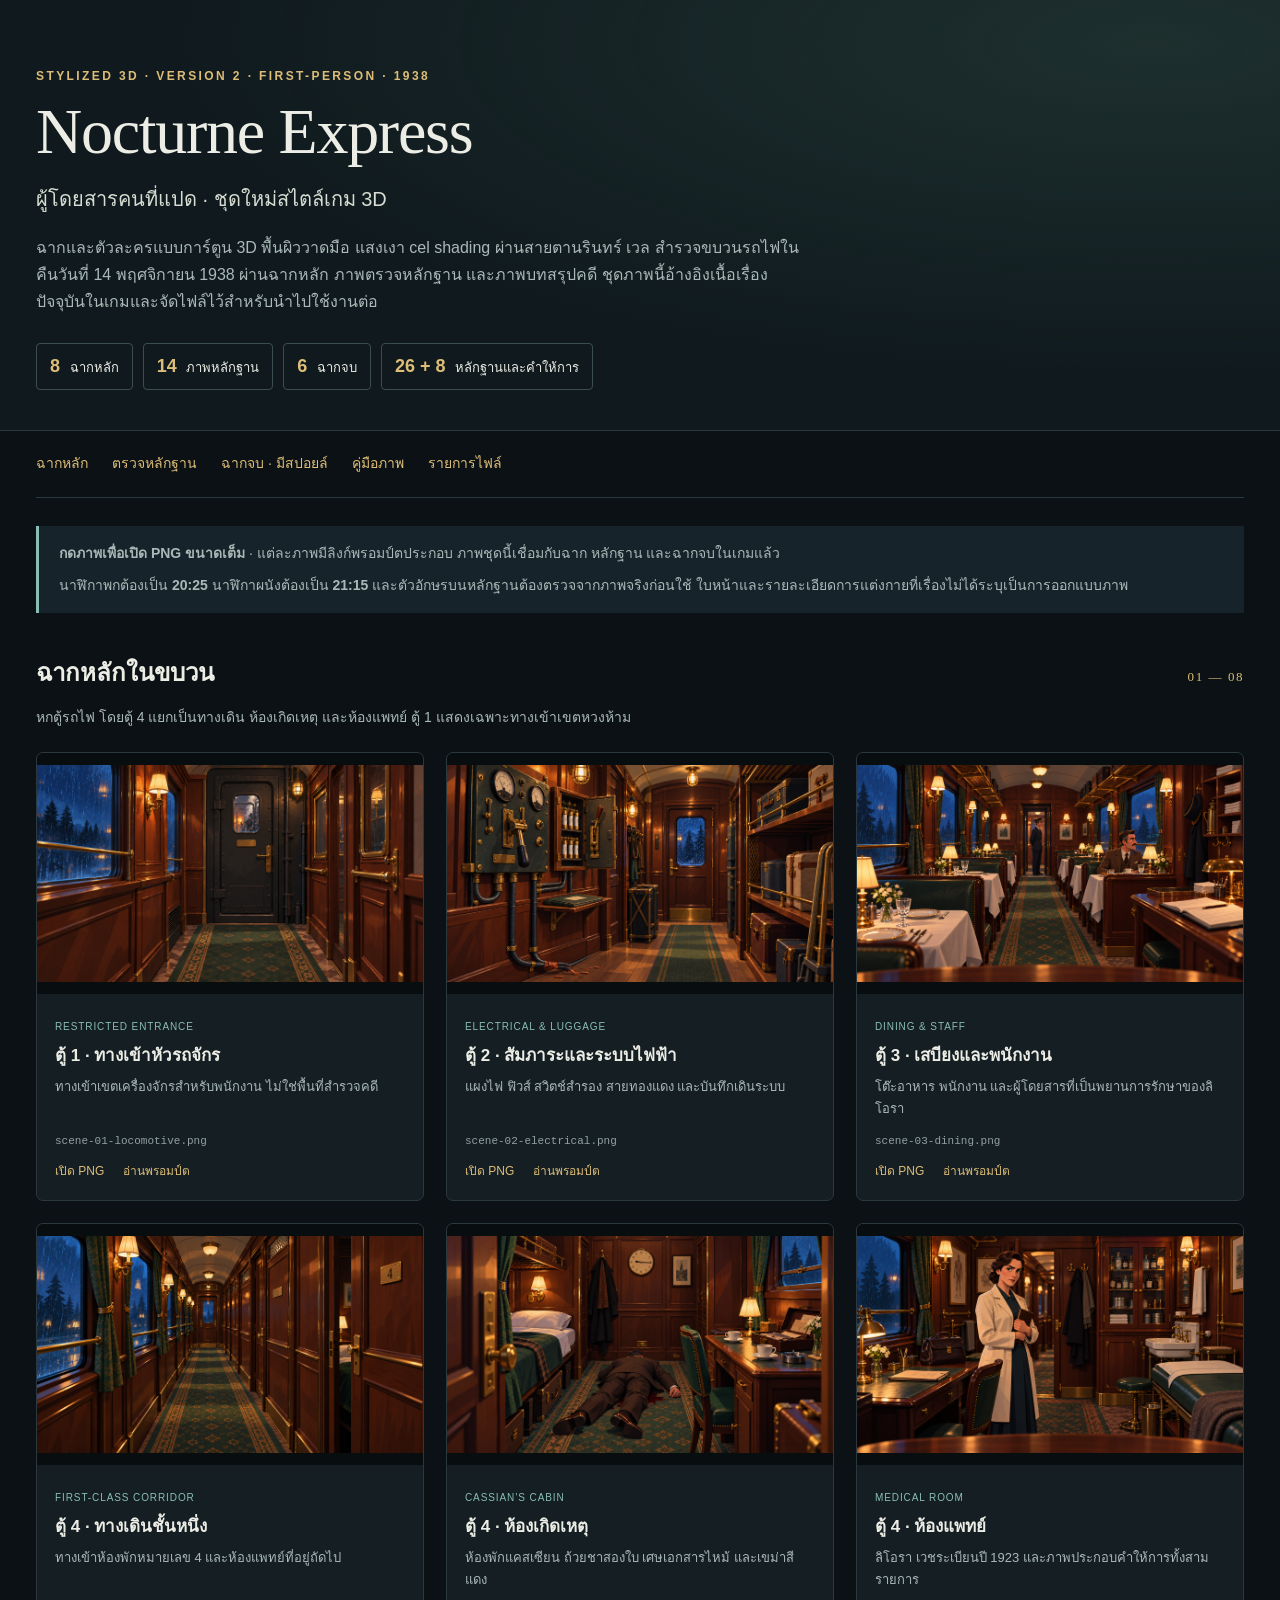
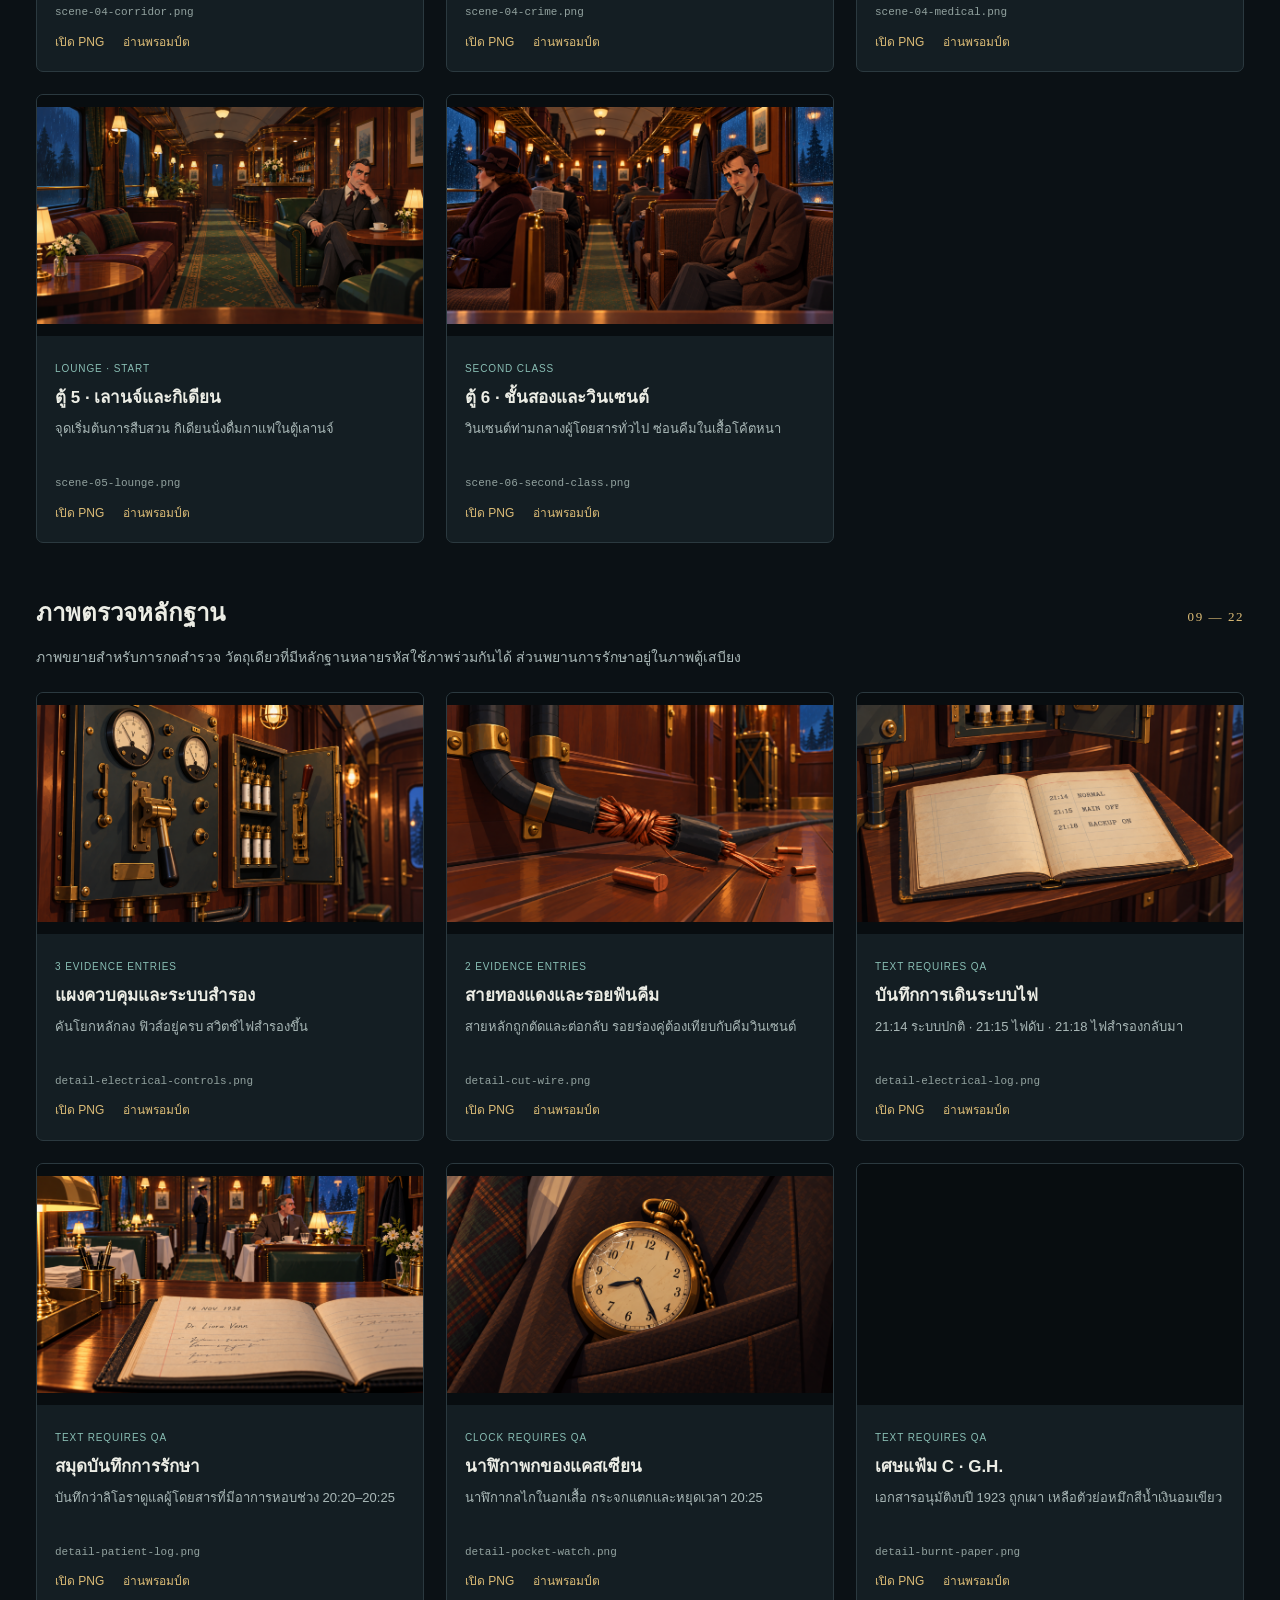
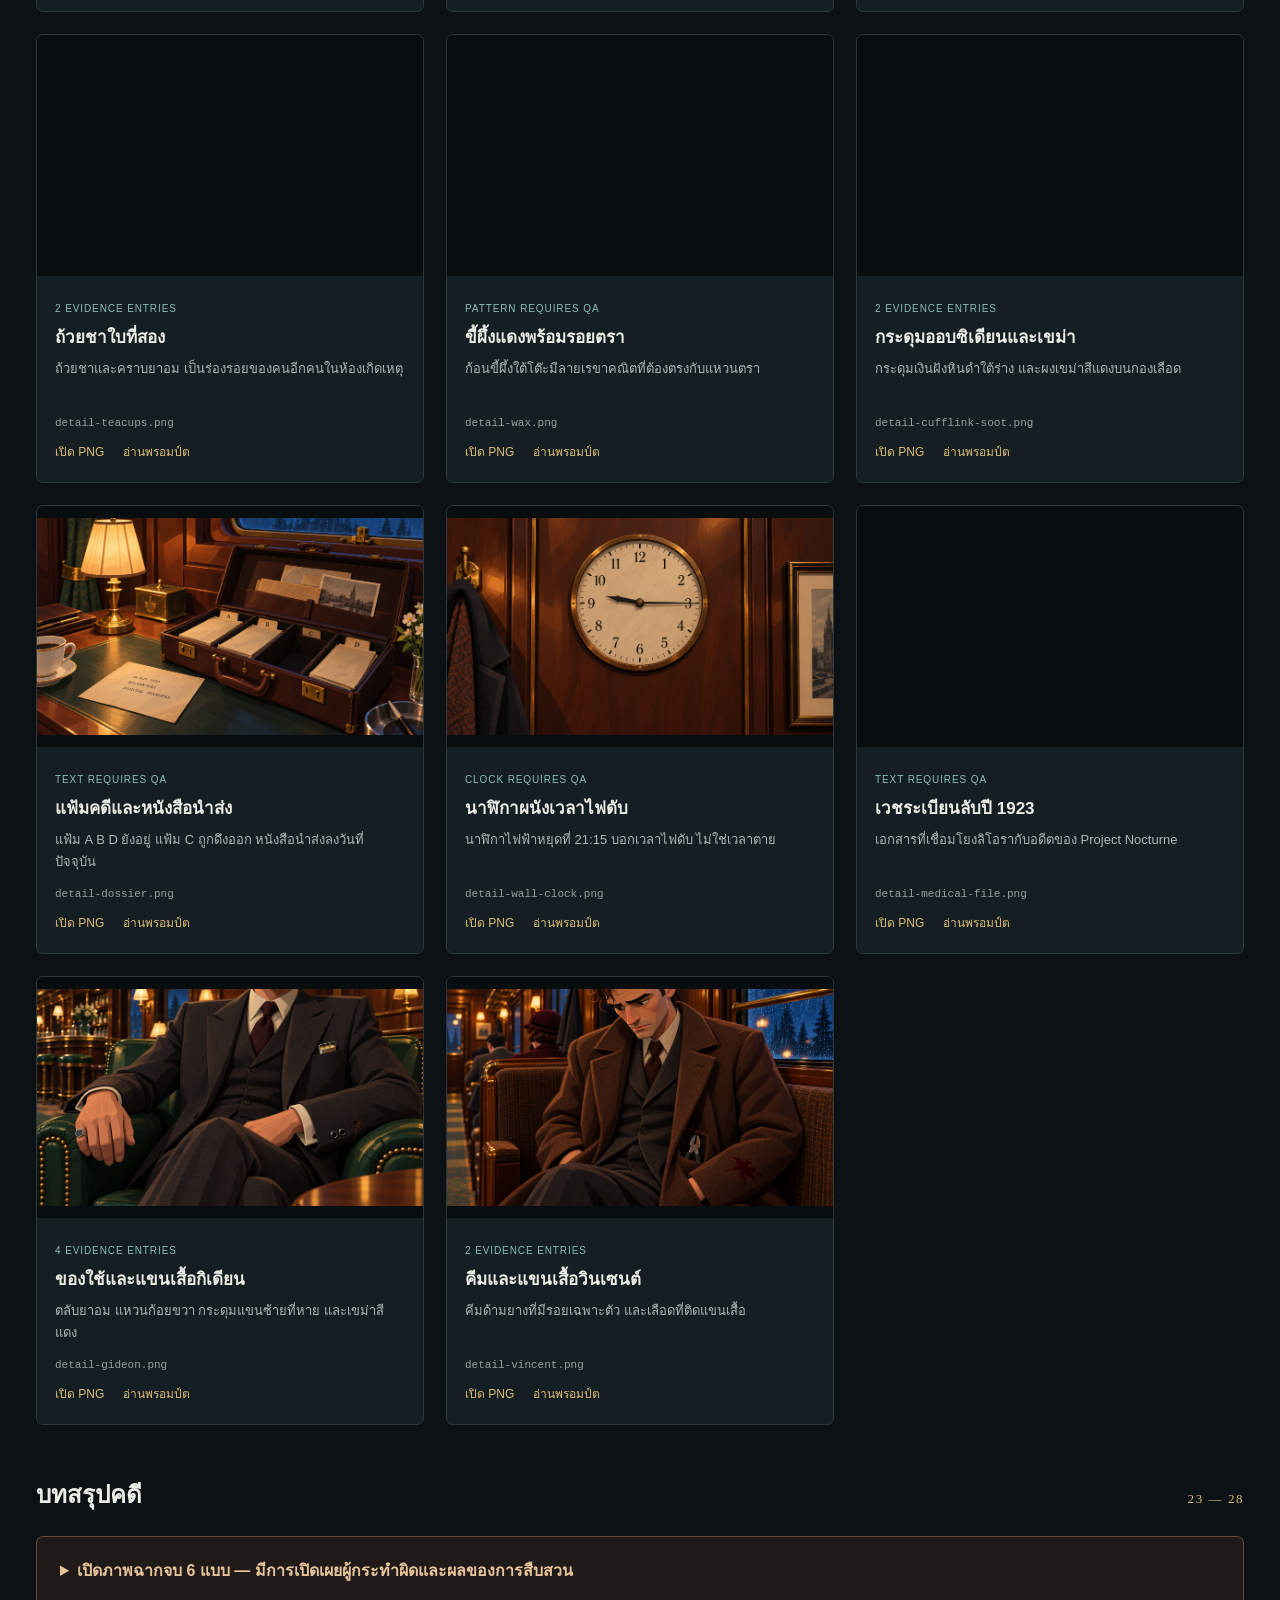
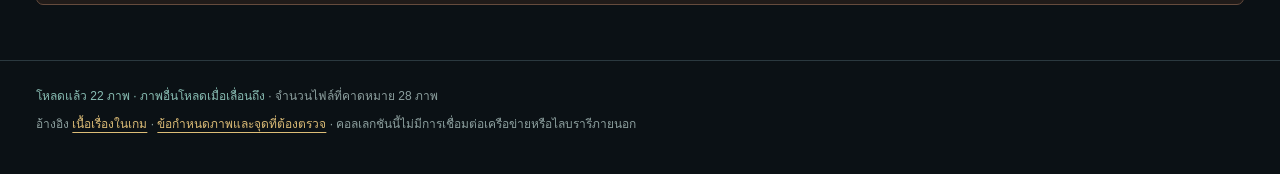
<file: assets/nocturne-stylized-v2/index.html>
<!doctype html>
<html lang="th">
<head>
  <meta charset="utf-8">
  <meta name="viewport" content="width=device-width, initial-scale=1">
  <meta name="color-scheme" content="dark">
  <title>Nocturne Express · Stylized 3D v2</title>
  <style>
    :root{--bg:#0b1115;--panel:#141e23;--line:#2b393f;--ink:#ecede5;--muted:#aab9b8;--gold:#ddbd77;--teal:#89beb4;--red:#da9b8c}
    *{box-sizing:border-box}html{scroll-behavior:smooth}body{margin:0;background:var(--bg);color:var(--ink);font:16px/1.7 "Leelawadee UI","Tahoma",sans-serif}
    a{color:var(--gold);text-underline-offset:4px}a:hover{color:#ffe5ab}a:focus-visible,summary:focus-visible{outline:3px solid var(--teal);outline-offset:5px;border-radius:3px}
    .wrap{max-width:1440px;margin:auto;padding:0 36px}header{padding:66px 0 40px;border-bottom:1px solid var(--line);background:radial-gradient(ellipse at 90% 10%,#29423c88,transparent 60%),#101a1e}
    .eyebrow{margin:0 0 12px;color:var(--gold);letter-spacing:.2em;font-size:12px;font-weight:700;text-transform:uppercase}h1{font-family:Georgia,"Leelawadee UI",serif;font-size:clamp(36px,5vw,68px);line-height:1.07;letter-spacing:-.02em;margin:0 0 15px;font-weight:400}
    .subtitle{font-size:20px;margin:0 0 18px;color:#d7ddd3}.intro{max-width:780px;color:var(--muted);margin:0}.stats{display:flex;flex-wrap:wrap;gap:10px;margin:28px 0 0}.stat{border:1px solid #3a4d50;border-radius:4px;padding:7px 13px;font-size:13px;background:#101a1e99}.stat b{color:var(--gold);font-size:18px;margin-right:6px}
    nav{display:flex;gap:24px;flex-wrap:wrap;padding:21px 0;border-bottom:1px solid var(--line)}nav a{text-decoration:none;font-size:14px}.guide{margin:28px 0 0;background:#16232a;border-left:3px solid var(--teal);padding:16px 20px;color:var(--muted);font-size:14px}.guide p{margin:0}.guide p+p{margin-top:8px}
    section{padding:40px 0 10px;scroll-margin-top:20px}.section-head{display:flex;align-items:baseline;gap:18px;justify-content:space-between;margin-bottom:20px}.section-head h2{margin:0;font-size:24px;font-weight:600}.section-head .count{color:var(--gold);font:13px Georgia,serif;letter-spacing:.12em}.section-desc{color:var(--muted);margin:-8px 0 22px;font-size:14px}
    .grid{display:grid;grid-template-columns:repeat(3,minmax(0,1fr));gap:22px}.card{margin:0;min-width:0;overflow:hidden;background:var(--panel);border:1px solid var(--line);border-radius:7px}.image-link{position:relative;display:block;aspect-ratio:16/10;background:#080d10;overflow:hidden}.image-link img{display:block;width:100%;height:100%;object-fit:contain;transition:transform .2s ease}.image-link:hover img{transform:scale(1.025)}
    .missing{display:none;position:absolute;inset:0;align-items:center;justify-content:center;flex-direction:column;padding:25px;text-align:center;color:var(--muted);font-size:14px}.missing small{margin-top:8px;font:11px/1.5 monospace;color:#8f9ea3;word-break:break-word}.image-link.unavailable img{visibility:hidden}.image-link.unavailable .missing{display:flex}.card figcaption{padding:17px 18px 19px}.tag{font-size:10px;color:var(--teal);letter-spacing:.09em;text-transform:uppercase}.tag.noncanon{color:var(--red)}.card h3{margin:5px 0 7px;font-size:17px;line-height:1.5;font-weight:600}.card p{margin:0;min-height:3.4em;font-size:13px;color:var(--muted)}.card code{display:block;margin:13px 0 11px;white-space:normal;overflow-wrap:anywhere;color:#92a29f;font:11px/1.5 Consolas,monospace}.links{display:flex;gap:19px;font-size:12px}.links a{text-decoration:none}
    .ending-box{border:1px solid #654b3d;border-radius:7px;padding:0 23px;background:#201b19}.ending-box summary{padding:20px 0;cursor:pointer;color:#e8c49c;font-weight:600}.ending-box[open] summary{border-bottom:1px solid #493a30;margin-bottom:22px}.ending-box .grid{padding-bottom:24px}.ending-box .card{background:#191e20}.ending-note{font-size:13px;color:var(--muted);margin:0 0 22px}
    footer{margin-top:45px;padding:25px 0 40px;border-top:1px solid var(--line);color:#8da09f;font-size:12px}footer p{margin:0}footer p+p{margin-top:8px}.status{color:var(--teal)}noscript p{padding:25px;border:1px solid var(--line);color:var(--gold)}
    @media(min-width:1350px){#details .grid{grid-template-columns:repeat(4,minmax(0,1fr))}}
    @media(max-width:980px){.grid{grid-template-columns:repeat(2,minmax(0,1fr))}.wrap{padding:0 25px}}
    @media(max-width:600px){.wrap{padding:0 17px}header{padding-top:39px}.subtitle{font-size:17px}.grid{grid-template-columns:1fr;gap:18px}nav{gap:15px 21px}.section-head h2{font-size:21px}.ending-box{padding:0 13px}.card p{min-height:0}.stat{padding:5px 10px}.image-link{aspect-ratio:16/10}}
    @media(prefers-reduced-motion:reduce){html{scroll-behavior:auto}.image-link img{transition:none}.image-link:hover img{transform:none}}
  </style>
</head>
<body>
  <header>
    <div class="wrap">
      <p class="eyebrow">Stylized 3D · Version 2 · First-person · 1938</p>
      <h1>Nocturne Express</h1>
      <p class="subtitle">ผู้โดยสารคนที่แปด · ชุดใหม่สไตล์เกม 3D</p>
      <p class="intro">ฉากและตัวละครแบบการ์ตูน 3D พื้นผิววาดมือ แสงเงา cel shading ผ่านสายตานรินทร์ เวล สำรวจขบวนรถไฟในคืนวันที่ 14 พฤศจิกายน 1938 ผ่านฉากหลัก ภาพตรวจหลักฐาน และภาพบทสรุปคดี ชุดภาพนี้อ้างอิงเนื้อเรื่องปัจจุบันในเกมและจัดไฟล์ไว้สำหรับนำไปใช้งานต่อ</p>
      <div class="stats" aria-label="จำนวนภาพและหลักฐาน">
        <span class="stat"><b>8</b> ฉากหลัก</span>
        <span class="stat"><b>14</b> ภาพหลักฐาน</span>
        <span class="stat"><b>6</b> ฉากจบ</span>
        <span class="stat"><b>26 + 8</b> หลักฐานและคำให้การ</span>
      </div>
    </div>
  </header>
  <main class="wrap">
    <nav aria-label="หมวดภาพ">
      <a href="#scenes">ฉากหลัก</a><a href="#details">ตรวจหลักฐาน</a><a href="#endings">ฉากจบ · มีสปอยล์</a><a href="README-th.md">คู่มือภาพ</a><a href="catalog.json">รายการไฟล์</a>
    </nav>
    <aside class="guide">
      <p><strong>กดภาพเพื่อเปิด PNG ขนาดเต็ม</strong> · แต่ละภาพมีลิงก์พรอมป์ตประกอบ ภาพชุดนี้เชื่อมกับฉาก หลักฐาน และฉากจบในเกมแล้ว</p>
      <p>นาฬิกาพกต้องเป็น <strong>20:25</strong> นาฬิกาผนังต้องเป็น <strong>21:15</strong> และตัวอักษรบนหลักฐานต้องตรวจจากภาพจริงก่อนใช้ ใบหน้าและรายละเอียดการแต่งกายที่เรื่องไม่ได้ระบุเป็นการออกแบบภาพ</p>
    </aside>
    <section id="scenes" aria-labelledby="scenes-title">
      <div class="section-head"><h2 id="scenes-title">ฉากหลักในขบวน</h2><span class="count">01 — 08</span></div>
      <p class="section-desc">หกตู้รถไฟ โดยตู้ 4 แยกเป็นทางเดิน ห้องเกิดเหตุ และห้องแพทย์ ตู้ 1 แสดงเฉพาะทางเข้าเขตหวงห้าม</p>
      <div class="grid" id="scene-grid"></div>
    </section>
    <section id="details" aria-labelledby="details-title">
      <div class="section-head"><h2 id="details-title">ภาพตรวจหลักฐาน</h2><span class="count">09 — 22</span></div>
      <p class="section-desc">ภาพขยายสำหรับการกดสำรวจ วัตถุเดียวที่มีหลักฐานหลายรหัสใช้ภาพร่วมกันได้ ส่วนพยานการรักษาอยู่ในภาพตู้เสบียง</p>
      <div class="grid" id="detail-grid"></div>
    </section>
    <section id="endings" aria-labelledby="endings-title">
      <div class="section-head"><h2 id="endings-title">บทสรุปคดี</h2><span class="count">23 — 28</span></div>
      <details class="ending-box">
        <summary>เปิดภาพฉากจบ 6 แบบ — มีการเปิดเผยผู้กระทำผิดและผลของการสืบสวน</summary>
        <p class="ending-note">ยึดฉากจบใน data/story.json ปัจจุบัน “คำกล่าวหาที่พิสูจน์ไม่ได้” และ “ถึงปลายทาง” เป็นฉากรองรับกรณีพิเศษ/หมดเวลาในเอนจิน ซึ่งข้อมูลระบุ canon: false</p>
        <div class="grid" id="ending-grid"></div>
      </details>
    </section>
    <noscript><p>แกลเลอรีใช้ JavaScript ภายในไฟล์นี้เพื่อแสดงรายการภาพ หากปิด JavaScript สามารถเปิดชื่อไฟล์ภาพจาก <a href="README-th.md">คู่มือภาพ</a> หรือ <a href="catalog.json">รายการไฟล์</a> ได้</p></noscript>
  </main>
  <footer><div class="wrap">
    <p><span id="image-status" class="status">ภาพจะโหลดเมื่อเลื่อนถึงแต่ละหมวด</span> · จำนวนไฟล์ที่คาดหมาย 28 ภาพ</p>
    <p>อ้างอิง <a href="../../data/story.json">เนื้อเรื่องในเกม</a> · <a href="README-th.md">ข้อกำหนดภาพและจุดที่ต้องตรวจ</a> · คอลเลกชันนี้ไม่มีการเชื่อมต่อเครือข่ายหรือไลบรารีภายนอก</p>
  </div></footer>
  <script>
    const entries = [
      ['scene','scene-01-locomotive','ตู้ 1 · ทางเข้าหัวรถจักร','ทางเข้าเขตเครื่องจักรสำหรับพนักงาน ไม่ใช่พื้นที่สำรวจคดี','Restricted entrance'],
      ['scene','scene-02-electrical','ตู้ 2 · สัมภาระและระบบไฟฟ้า','แผงไฟ ฟิวส์ สวิตช์สำรอง สายทองแดง และบันทึกเดินระบบ','Electrical & luggage'],
      ['scene','scene-03-dining','ตู้ 3 · เสบียงและพนักงาน','โต๊ะอาหาร พนักงาน และผู้โดยสารที่เป็นพยานการรักษาของลิโอรา','Dining & staff'],
      ['scene','scene-04-corridor','ตู้ 4 · ทางเดินชั้นหนึ่ง','ทางเข้าห้องพักหมายเลข 4 และห้องแพทย์ที่อยู่ถัดไป','First-class corridor'],
      ['scene','scene-04-crime','ตู้ 4 · ห้องเกิดเหตุ','ห้องพักแคสเซียน ถ้วยชาสองใบ เศษเอกสารไหม้ และเขม่าสีแดง','Cassian’s cabin'],
      ['scene','scene-04-medical','ตู้ 4 · ห้องแพทย์','ลิโอรา เวชระเบียนปี 1923 และภาพประกอบคำให้การทั้งสามรายการ','Medical room'],
      ['scene','scene-05-lounge','ตู้ 5 · เลานจ์และกิเดียน','จุดเริ่มต้นการสืบสวน กิเดียนนั่งดื่มกาแฟในตู้เลานจ์','Lounge · Start'],
      ['scene','scene-06-second-class','ตู้ 6 · ชั้นสองและวินเซนต์','วินเซนต์ท่ามกลางผู้โดยสารทั่วไป ซ่อนคีมในเสื้อโค้ตหนา','Second class'],
      ['detail','detail-electrical-controls','แผงควบคุมและระบบสำรอง','คันโยกหลักลง ฟิวส์อยู่ครบ สวิตช์ไฟสำรองขึ้น','3 evidence entries'],
      ['detail','detail-cut-wire','สายทองแดงและรอยฟันคีม','สายหลักถูกตัดและต่อกลับ รอยร่องคู่ต้องเทียบกับคีมวินเซนต์','2 evidence entries'],
      ['detail','detail-electrical-log','บันทึกการเดินระบบไฟ','21:14 ระบบปกติ · 21:15 ไฟดับ · 21:18 ไฟสำรองกลับมา','Text requires QA'],
      ['detail','detail-patient-log','สมุดบันทึกการรักษา','บันทึกว่าลิโอราดูแลผู้โดยสารที่มีอาการหอบช่วง 20:20–20:25','Text requires QA'],
      ['detail','detail-pocket-watch','นาฬิกาพกของแคสเซียน','นาฬิกากลไกในอกเสื้อ กระจกแตกและหยุดเวลา 20:25','Clock requires QA'],
      ['detail','detail-burnt-paper','เศษแฟ้ม C · G.H.','เอกสารอนุมัติงบปี 1923 ถูกเผา เหลือตัวย่อหมึกสีน้ำเงินอมเขียว','Text requires QA'],
      ['detail','detail-teacups','ถ้วยชาใบที่สอง','ถ้วยชาและคราบยาอม เป็นร่องรอยของคนอีกคนในห้องเกิดเหตุ','2 evidence entries'],
      ['detail','detail-wax','ขี้ผึ้งแดงพร้อมรอยตรา','ก้อนขี้ผึ้งใต้โต๊ะมีลายเรขาคณิตที่ต้องตรงกับแหวนตรา','Pattern requires QA'],
      ['detail','detail-cufflink-soot','กระดุมออบซิเดียนและเขม่า','กระดุมเงินฝังหินดำใต้ร่าง และผงเขม่าสีแดงบนกองเลือด','2 evidence entries'],
      ['detail','detail-dossier','แฟ้มคดีและหนังสือนำส่ง','แฟ้ม A B D ยังอยู่ แฟ้ม C ถูกดึงออก หนังสือนำส่งลงวันที่ปัจจุบัน','Text requires QA'],
      ['detail','detail-wall-clock','นาฬิกาผนังเวลาไฟดับ','นาฬิกาไฟฟ้าหยุดที่ 21:15 บอกเวลาไฟดับ ไม่ใช่เวลาตาย','Clock requires QA'],
      ['detail','detail-medical-file','เวชระเบียนลับปี 1923','เอกสารที่เชื่อมโยงลิโอรากับอดีตของ Project Nocturne','Text requires QA'],
      ['detail','detail-gideon','ของใช้และแขนเสื้อกิเดียน','ตลับยาอม แหวนก้อยขวา กระดุมแขนซ้ายที่หาย และเขม่าสีแดง','4 evidence entries'],
      ['detail','detail-vincent','คีมและแขนเสื้อวินเซนต์','คีมด้ามยางที่มีรอยเฉพาะตัว และเลือดที่ติดแขนเสื้อ','2 evidence entries'],
      ['ending','ending-true','ความจริงใต้เถ้าถ่าน','หลักฐานพิสูจน์คดี กิเดียนถอดแหวนตราวางบนโต๊ะ','True ending'],
      ['ending','ending-incomplete','หลักฐานยังไม่พอ','กิเดียนถามถึงสิ่งที่ยังพิสูจน์ไม่ได้ คดีจบพร้อมข้อสงสัย','Incomplete ending'],
      ['ending','ending-scapegoat','แพะรับบาปในความมืด','วินเซนต์รับข้อกล่าวหาที่ผิด ขณะที่กิเดียนไปกับผู้โดยสาร','Wrong accusation'],
      ['ending','ending-paranoia','กับดักความระแวง','ลิโอราถูกกล่าวหา ความลับในอดีตถูกตีความเป็นความผิด','Wrong accusation'],
      ['ending','ending-unproven','คำกล่าวหาที่พิสูจน์ไม่ได้','สำนวนไม่มีหลักฐานรองรับ ถูกส่งต่อโดยไม่มีผู้ถูกดำเนินคดี','Runtime fallback · noncanon',true],
      ['ending','ending-arrival','ถึงปลายทาง · หมดเวลา','ผู้โดยสารลงจากรถก่อนคดีจะคลี่คลาย ความจริงยังพิสูจน์ไม่ได้','Timeout · noncanon',true]
    ];
    const imageOverrides = {};
    const finalPrompts = new Set();
    let loaded = 0, unavailable = 0;
    const status = document.getElementById('image-status');
    function updateStatus(){status.textContent = `โหลดแล้ว ${loaded} ภาพ${unavailable ? ` · ยังไม่พบไฟล์ ${unavailable} ภาพ` : ''} · ภาพอื่นโหลดเมื่อเลื่อนถึง`;}
    for(const [group,id,title,description,tag,noncanon] of entries){
      const assetStem = imageOverrides[id] || id;
      const promptStem = finalPrompts.has(id) ? id+'-final' : assetStem;
      const card = document.createElement('figure'); card.className = 'card';
      const link = document.createElement('a'); link.className = 'image-link'; link.href = `${assetStem}.png`; link.target = '_blank'; link.rel = 'noopener'; link.setAttribute('aria-label',`เปิดภาพเต็ม: ${title}`);
      const img = document.createElement('img'); img.alt = title; img.loading = 'lazy'; img.decoding = 'async';
      img.addEventListener('load',()=>{loaded++; updateStatus();},{once:true});
      img.addEventListener('error',()=>{unavailable++; link.classList.add('unavailable'); updateStatus();},{once:true});
      img.src = `${assetStem}.png`;
      const missing = document.createElement('span'); missing.className = 'missing'; missing.append(document.createTextNode('ยังไม่พบไฟล์ภาพนี้'));
      const missingFile = document.createElement('small'); missingFile.textContent = `${assetStem}.png`; missing.append(missingFile); link.append(img,missing);
      const caption = document.createElement('figcaption');
      const label = document.createElement('span'); label.className = 'tag'+(noncanon?' noncanon':''); label.textContent = tag;
      const heading = document.createElement('h3'); heading.textContent = title;
      const desc = document.createElement('p'); desc.textContent = description;
      const filename = document.createElement('code'); filename.textContent = `${assetStem}.png`;
      const links = document.createElement('div'); links.className = 'links';
      const original = document.createElement('a'); original.href = `${assetStem}.png`; original.textContent = 'เปิด PNG'; original.target = '_blank'; original.rel = 'noopener';
      const prompt = document.createElement('a'); prompt.href = `prompts/${promptStem}.json`; prompt.textContent = 'อ่านพรอมป์ต'; prompt.target = '_blank'; prompt.rel = 'noopener';
      links.append(original,prompt); caption.append(label,heading,desc,filename,links); card.append(link,caption);
      document.getElementById(`${group}-grid`).append(card);
    }
  </script>
</body>
</html>
</file>
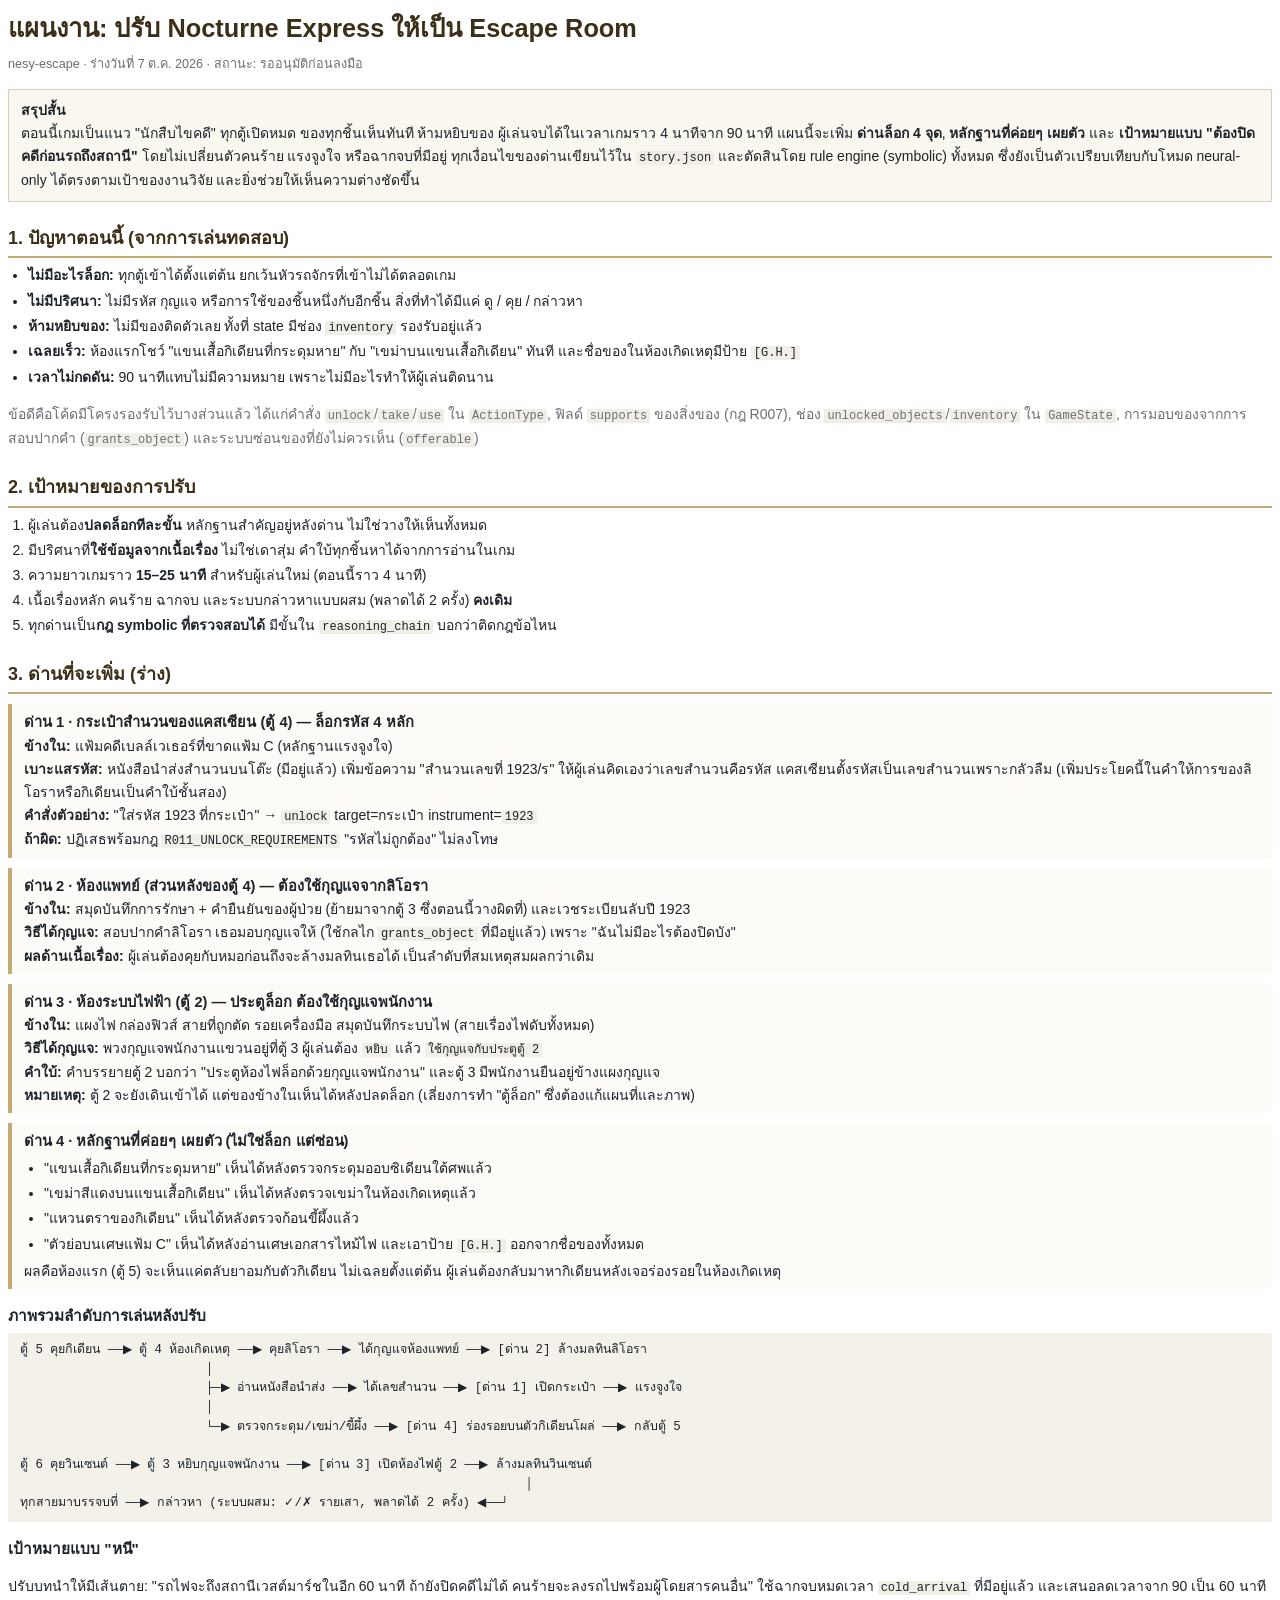
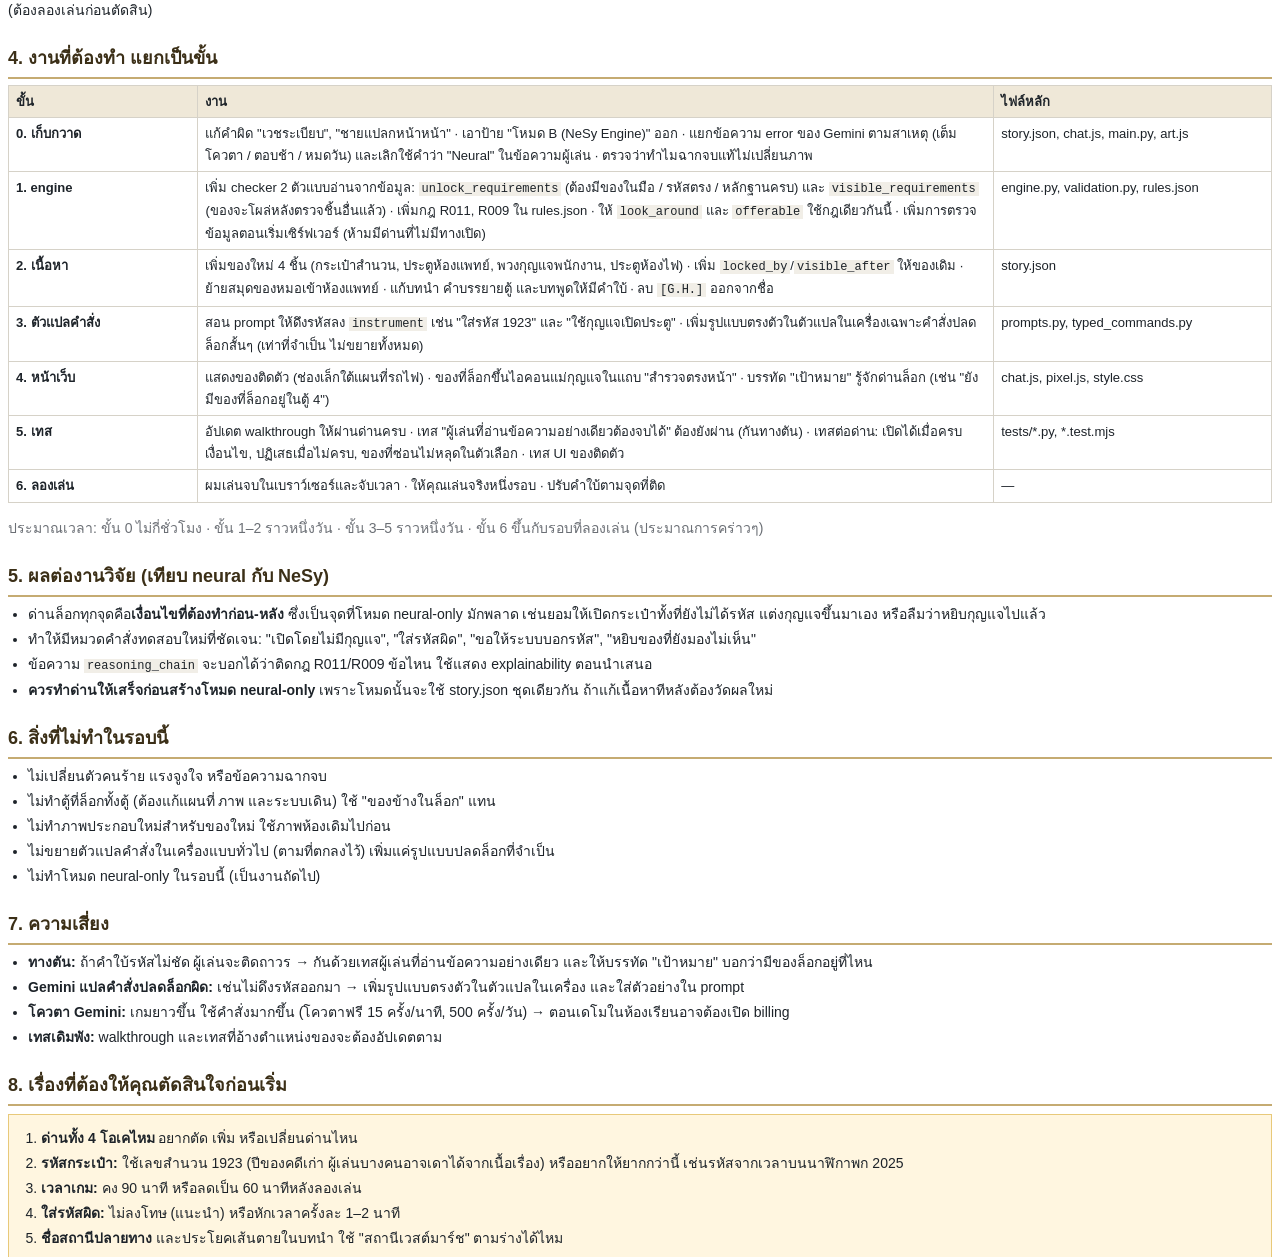
<file: docs/escape-room-plan-2026-10-07/plan.html>
<!doctype html>
<html lang="th">
<head>
<meta charset="utf-8">
<title>แผนงาน: ปรับ Nocturne Express ให้เป็น Escape Room</title>
<style>
  @page { size: A4; margin: 18mm 16mm; }
  body { font-family: "Leelawadee UI", Tahoma, sans-serif; font-size: 10.5pt; line-height: 1.65; color: #1d2329; }
  h1 { font-size: 19pt; margin: 0 0 4px; color: #3b2f17; }
  h2 { font-size: 13.5pt; margin: 22px 0 6px; padding-bottom: 3px; border-bottom: 2px solid #c5ab72; color: #3b2f17; break-after: avoid; }
  h3 { font-size: 11.5pt; margin: 14px 0 4px; break-after: avoid; }
  .meta { color: #6b6f75; font-size: 9.5pt; margin-bottom: 14px; }
  .box { border: 1px solid #d9cfb8; background: #faf7f0; padding: 9px 12px; margin: 8px 0; break-inside: avoid; }
  .lock { border-left: 4px solid #c5ab72; padding: 6px 12px; margin: 10px 0; background: #fcfbf8; break-inside: avoid; }
  .lock b.t { font-size: 11pt; }
  table { border-collapse: collapse; width: 100%; margin: 6px 0; font-size: 9.8pt; break-inside: avoid; }
  th, td { border: 1px solid #d6d2c8; padding: 5px 7px; text-align: left; vertical-align: top; }
  th { background: #efe8d8; }
  code { font-family: Consolas, monospace; font-size: 9pt; background: #f1eee7; padding: 0 3px; }
  ul, ol { margin: 4px 0 4px 20px; padding: 0; }
  li { margin: 2px 0; }
  .q { background: #fff6e0; border: 1px solid #e8c97a; padding: 8px 12px; margin: 8px 0; break-inside: avoid; }
  .muted { color: #6b6f75; }
  .flow { font-family: Consolas, "Leelawadee UI", monospace; font-size: 9.3pt; background: #f4f1ea; padding: 8px 12px; white-space: pre; line-height: 1.55; break-inside: avoid; }
</style>
</head>
<body>

<h1>แผนงาน: ปรับ Nocturne Express ให้เป็น Escape Room</h1>
<div class="meta">nesy-escape · ร่างวันที่ 7 ต.ค. 2026 · สถานะ: รออนุมัติก่อนลงมือ</div>

<div class="box">
<b>สรุปสั้น</b><br>
ตอนนี้เกมเป็นแนว "นักสืบไขคดี" ทุกตู้เปิดหมด ของทุกชิ้นเห็นทันที ห้ามหยิบของ ผู้เล่นจบได้ในเวลาเกมราว 4 นาทีจาก 90 นาที
แผนนี้จะเพิ่ม <b>ด่านล็อก 4 จุด</b>, <b>หลักฐานที่ค่อยๆ เผยตัว</b> และ <b>เป้าหมายแบบ "ต้องปิดคดีก่อนรถถึงสถานี"</b>
โดยไม่เปลี่ยนตัวคนร้าย แรงจูงใจ หรือฉากจบที่มีอยู่ ทุกเงื่อนไขของด่านเขียนไว้ใน <code>story.json</code> และตัดสินโดย rule engine (symbolic) ทั้งหมด
ซึ่งยังเป็นตัวเปรียบเทียบกับโหมด neural-only ได้ตรงตามเป้าของงานวิจัย และยิ่งช่วยให้เห็นความต่างชัดขึ้น
</div>

<h2>1. ปัญหาตอนนี้ (จากการเล่นทดสอบ)</h2>
<ul>
  <li><b>ไม่มีอะไรล็อก:</b> ทุกตู้เข้าได้ตั้งแต่ต้น ยกเว้นหัวรถจักรที่เข้าไม่ได้ตลอดเกม</li>
  <li><b>ไม่มีปริศนา:</b> ไม่มีรหัส กุญแจ หรือการใช้ของชิ้นหนึ่งกับอีกชิ้น สิ่งที่ทำได้มีแค่ ดู / คุย / กล่าวหา</li>
  <li><b>ห้ามหยิบของ:</b> ไม่มีของติดตัวเลย ทั้งที่ state มีช่อง <code>inventory</code> รองรับอยู่แล้ว</li>
  <li><b>เฉลยเร็ว:</b> ห้องแรกโชว์ "แขนเสื้อกิเดียนที่กระดุมหาย" กับ "เขม่าบนแขนเสื้อกิเดียน" ทันที และชื่อของในห้องเกิดเหตุมีป้าย <code>[G.H.]</code></li>
  <li><b>เวลาไม่กดดัน:</b> 90 นาทีแทบไม่มีความหมาย เพราะไม่มีอะไรทำให้ผู้เล่นติดนาน</li>
</ul>
<p class="muted">ข้อดีคือโค้ดมีโครงรองรับไว้บางส่วนแล้ว ได้แก่คำสั่ง <code>unlock</code>/<code>take</code>/<code>use</code> ใน <code>ActionType</code>, ฟิลด์ <code>supports</code> ของสิ่งของ (กฎ R007), ช่อง <code>unlocked_objects</code>/<code>inventory</code> ใน <code>GameState</code>, การมอบของจากการสอบปากคำ (<code>grants_object</code>) และระบบซ่อนของที่ยังไม่ควรเห็น (<code>offerable</code>)</p>

<h2>2. เป้าหมายของการปรับ</h2>
<ol>
  <li>ผู้เล่นต้อง<b>ปลดล็อกทีละขั้น</b> หลักฐานสำคัญอยู่หลังด่าน ไม่ใช่วางให้เห็นทั้งหมด</li>
  <li>มีปริศนาที่<b>ใช้ข้อมูลจากเนื้อเรื่อง</b> ไม่ใช่เดาสุ่ม คำใบ้ทุกชิ้นหาได้จากการอ่านในเกม</li>
  <li>ความยาวเกมราว <b>15–25 นาที</b> สำหรับผู้เล่นใหม่ (ตอนนี้ราว 4 นาที)</li>
  <li>เนื้อเรื่องหลัก คนร้าย ฉากจบ และระบบกล่าวหาแบบผสม (พลาดได้ 2 ครั้ง) <b>คงเดิม</b></li>
  <li>ทุกด่านเป็น<b>กฎ symbolic ที่ตรวจสอบได้</b> มีขั้นใน <code>reasoning_chain</code> บอกว่าติดกฎข้อไหน</li>
</ol>

<h2>3. ด่านที่จะเพิ่ม (ร่าง)</h2>

<div class="lock">
<b class="t">ด่าน 1 · กระเป๋าสำนวนของแคสเซียน (ตู้ 4) — ล็อกรหัส 4 หลัก</b><br>
<b>ข้างใน:</b> แฟ้มคดีเบลล์เวเธอร์ที่ขาดแฟ้ม C (หลักฐานแรงจูงใจ)<br>
<b>เบาะแสรหัส:</b> หนังสือนำส่งสำนวนบนโต๊ะ (มีอยู่แล้ว) เพิ่มข้อความ "สำนวนเลขที่ 1923/ร" ให้ผู้เล่นคิดเองว่าเลขสำนวนคือรหัส
แคสเซียนตั้งรหัสเป็นเลขสำนวนเพราะกลัวลืม (เพิ่มประโยคนี้ในคำให้การของลิโอราหรือกิเดียนเป็นคำใบ้ชั้นสอง)<br>
<b>คำสั่งตัวอย่าง:</b> "ใส่รหัส 1923 ที่กระเป๋า" → <code>unlock</code> target=กระเป๋า instrument=<code>1923</code><br>
<b>ถ้าผิด:</b> ปฏิเสธพร้อมกฎ <code>R011_UNLOCK_REQUIREMENTS</code> "รหัสไม่ถูกต้อง" ไม่ลงโทษ
</div>

<div class="lock">
<b class="t">ด่าน 2 · ห้องแพทย์ (ส่วนหลังของตู้ 4) — ต้องใช้กุญแจจากลิโอรา</b><br>
<b>ข้างใน:</b> สมุดบันทึกการรักษา + คำยืนยันของผู้ป่วย (ย้ายมาจากตู้ 3 ซึ่งตอนนี้วางผิดที่) และเวชระเบียนลับปี 1923<br>
<b>วิธีได้กุญแจ:</b> สอบปากคำลิโอรา เธอมอบกุญแจให้ (ใช้กลไก <code>grants_object</code> ที่มีอยู่แล้ว) เพราะ "ฉันไม่มีอะไรต้องปิดบัง"<br>
<b>ผลด้านเนื้อเรื่อง:</b> ผู้เล่นต้องคุยกับหมอก่อนถึงจะล้างมลทินเธอได้ เป็นลำดับที่สมเหตุสมผลกว่าเดิม
</div>

<div class="lock">
<b class="t">ด่าน 3 · ห้องระบบไฟฟ้า (ตู้ 2) — ประตูล็อก ต้องใช้กุญแจพนักงาน</b><br>
<b>ข้างใน:</b> แผงไฟ กล่องฟิวส์ สายที่ถูกตัด รอยเครื่องมือ สมุดบันทึกระบบไฟ (สายเรื่องไฟดับทั้งหมด)<br>
<b>วิธีได้กุญแจ:</b> พวงกุญแจพนักงานแขวนอยู่ที่ตู้ 3 ผู้เล่นต้อง <code>หยิบ</code> แล้ว <code>ใช้กุญแจกับประตูตู้ 2</code><br>
<b>คำใบ้:</b> คำบรรยายตู้ 2 บอกว่า "ประตูห้องไฟล็อกด้วยกุญแจพนักงาน" และตู้ 3 มีพนักงานยืนอยู่ข้างแผงกุญแจ<br>
<b>หมายเหตุ:</b> ตู้ 2 จะยังเดินเข้าได้ แต่ของข้างในเห็นได้หลังปลดล็อก (เลี่ยงการทำ "ตู้ล็อก" ซึ่งต้องแก้แผนที่และภาพ)
</div>

<div class="lock">
<b class="t">ด่าน 4 · หลักฐานที่ค่อยๆ เผยตัว (ไม่ใช่ล็อก แต่ซ่อน)</b><br>
<ul>
  <li>"แขนเสื้อกิเดียนที่กระดุมหาย" เห็นได้หลังตรวจกระดุมออบซิเดียนใต้ศพแล้ว</li>
  <li>"เขม่าสีแดงบนแขนเสื้อกิเดียน" เห็นได้หลังตรวจเขม่าในห้องเกิดเหตุแล้ว</li>
  <li>"แหวนตราของกิเดียน" เห็นได้หลังตรวจก้อนขี้ผึ้งแล้ว</li>
  <li>"ตัวย่อบนเศษแฟ้ม C" เห็นได้หลังอ่านเศษเอกสารไหม้ไฟ และเอาป้าย <code>[G.H.]</code> ออกจากชื่อของทั้งหมด</li>
</ul>
ผลคือห้องแรก (ตู้ 5) จะเห็นแค่ตลับยาอมกับตัวกิเดียน ไม่เฉลยตั้งแต่ต้น ผู้เล่นต้องกลับมาหากิเดียนหลังเจอร่องรอยในห้องเกิดเหตุ
</div>

<h3>ภาพรวมลำดับการเล่นหลังปรับ</h3>
<div class="flow">ตู้ 5 คุยกิเดียน ──▶ ตู้ 4 ห้องเกิดเหตุ ──▶ คุยลิโอรา ──▶ ได้กุญแจห้องแพทย์ ──▶ [ด่าน 2] ล้างมลทินลิโอรา
                         │
                         ├─▶ อ่านหนังสือนำส่ง ──▶ ได้เลขสำนวน ──▶ [ด่าน 1] เปิดกระเป๋า ──▶ แรงจูงใจ
                         │
                         └─▶ ตรวจกระดุม/เขม่า/ขี้ผึ้ง ──▶ [ด่าน 4] ร่องรอยบนตัวกิเดียนโผล่ ──▶ กลับตู้ 5

ตู้ 6 คุยวินเซนต์ ──▶ ตู้ 3 หยิบกุญแจพนักงาน ──▶ [ด่าน 3] เปิดห้องไฟตู้ 2 ──▶ ล้างมลทินวินเซนต์
                                                                    │
ทุกสายมาบรรจบที่ ──▶ กล่าวหา (ระบบผสม: ✓/✗ รายเสา, พลาดได้ 2 ครั้ง) ◀──┘</div>

<h3>เป้าหมายแบบ "หนี"</h3>
<p>ปรับบทนำให้มีเส้นตาย: "รถไฟจะถึงสถานีเวสต์มาร์ชในอีก 60 นาที ถ้ายังปิดคดีไม่ได้ คนร้ายจะลงรถไปพร้อมผู้โดยสารคนอื่น"
ใช้ฉากจบหมดเวลา <code>cold_arrival</code> ที่มีอยู่แล้ว และเสนอลดเวลาจาก 90 เป็น 60 นาที (ต้องลองเล่นก่อนตัดสิน)</p>

<h2>4. งานที่ต้องทำ แยกเป็นขั้น</h2>

<table>
<tr><th style="width:15%">ขั้น</th><th>งาน</th><th style="width:22%">ไฟล์หลัก</th></tr>
<tr><td><b>0. เก็บกวาด</b></td><td>แก้คำผิด "เวชระเบียบ", "ชายแปลกหน้าหน้า" · เอาป้าย "โหมด B (NeSy Engine)" ออก · แยกข้อความ error ของ Gemini ตามสาเหตุ (เต็มโควตา / ตอบช้า / หมดวัน) และเลิกใช้คำว่า "Neural" ในข้อความผู้เล่น · ตรวจว่าทำไมฉากจบแท้ไม่เปลี่ยนภาพ</td><td>story.json, chat.js, main.py, art.js</td></tr>
<tr><td><b>1. engine</b></td><td>เพิ่ม checker 2 ตัวแบบอ่านจากข้อมูล: <code>unlock_requirements</code> (ต้องมีของในมือ / รหัสตรง / หลักฐานครบ) และ <code>visible_requirements</code> (ของจะโผล่หลังตรวจชิ้นอื่นแล้ว) · เพิ่มกฎ R011, R009 ใน rules.json · ให้ <code>look_around</code> และ <code>offerable</code> ใช้กฎเดียวกันนี้ · เพิ่มการตรวจข้อมูลตอนเริ่มเซิร์ฟเวอร์ (ห้ามมีด่านที่ไม่มีทางเปิด)</td><td>engine.py, validation.py, rules.json</td></tr>
<tr><td><b>2. เนื้อหา</b></td><td>เพิ่มของใหม่ 4 ชิ้น (กระเป๋าสำนวน, ประตูห้องแพทย์, พวงกุญแจพนักงาน, ประตูห้องไฟ) · เพิ่ม <code>locked_by</code>/<code>visible_after</code> ให้ของเดิม · ย้ายสมุดของหมอเข้าห้องแพทย์ · แก้บทนำ คำบรรยายตู้ และบทพูดให้มีคำใบ้ · ลบ <code>[G.H.]</code> ออกจากชื่อ</td><td>story.json</td></tr>
<tr><td><b>3. ตัวแปลคำสั่ง</b></td><td>สอน prompt ให้ดึงรหัสลง <code>instrument</code> เช่น "ใส่รหัส 1923" และ "ใช้กุญแจเปิดประตู" · เพิ่มรูปแบบตรงตัวในตัวแปลในเครื่องเฉพาะคำสั่งปลดล็อกสั้นๆ (เท่าที่จำเป็น ไม่ขยายทั้งหมด)</td><td>prompts.py, typed_commands.py</td></tr>
<tr><td><b>4. หน้าเว็บ</b></td><td>แสดงของติดตัว (ช่องเล็กใต้แผนที่รถไฟ) · ของที่ล็อกขึ้นไอคอนแม่กุญแจในแถบ "สำรวจตรงหน้า" · บรรทัด "เป้าหมาย" รู้จักด่านล็อก (เช่น "ยังมีของที่ล็อกอยู่ในตู้ 4")</td><td>chat.js, pixel.js, style.css</td></tr>
<tr><td><b>5. เทส</b></td><td>อัปเดต walkthrough ให้ผ่านด่านครบ · เทส "ผู้เล่นที่อ่านข้อความอย่างเดียวต้องจบได้" ต้องยังผ่าน (กันทางตัน) · เทสต่อด่าน: เปิดได้เมื่อครบเงื่อนไข, ปฏิเสธเมื่อไม่ครบ, ของที่ซ่อนไม่หลุดในตัวเลือก · เทส UI ของติดตัว</td><td>tests/*.py, *.test.mjs</td></tr>
<tr><td><b>6. ลองเล่น</b></td><td>ผมเล่นจบในเบราว์เซอร์และจับเวลา · ให้คุณเล่นจริงหนึ่งรอบ · ปรับคำใบ้ตามจุดที่ติด</td><td>—</td></tr>
</table>

<p class="muted">ประมาณเวลา: ขั้น 0 ไม่กี่ชั่วโมง · ขั้น 1–2 ราวหนึ่งวัน · ขั้น 3–5 ราวหนึ่งวัน · ขั้น 6 ขึ้นกับรอบที่ลองเล่น (ประมาณการคร่าวๆ)</p>

<h2>5. ผลต่องานวิจัย (เทียบ neural กับ NeSy)</h2>
<ul>
  <li>ด่านล็อกทุกจุดคือ<b>เงื่อนไขที่ต้องทำก่อน-หลัง</b> ซึ่งเป็นจุดที่โหมด neural-only มักพลาด เช่นยอมให้เปิดกระเป๋าทั้งที่ยังไม่ได้รหัส แต่งกุญแจขึ้นมาเอง หรือลืมว่าหยิบกุญแจไปแล้ว</li>
  <li>ทำให้มีหมวดคำสั่งทดสอบใหม่ที่ชัดเจน: "เปิดโดยไม่มีกุญแจ", "ใส่รหัสผิด", "ขอให้ระบบบอกรหัส", "หยิบของที่ยังมองไม่เห็น"</li>
  <li>ข้อความ <code>reasoning_chain</code> จะบอกได้ว่าติดกฎ R011/R009 ข้อไหน ใช้แสดง explainability ตอนนำเสนอ</li>
  <li><b>ควรทำด่านให้เสร็จก่อนสร้างโหมด neural-only</b> เพราะโหมดนั้นจะใช้ story.json ชุดเดียวกัน ถ้าแก้เนื้อหาทีหลังต้องวัดผลใหม่</li>
</ul>

<h2>6. สิ่งที่ไม่ทำในรอบนี้</h2>
<ul>
  <li>ไม่เปลี่ยนตัวคนร้าย แรงจูงใจ หรือข้อความฉากจบ</li>
  <li>ไม่ทำตู้ที่ล็อกทั้งตู้ (ต้องแก้แผนที่ ภาพ และระบบเดิน) ใช้ "ของข้างในล็อก" แทน</li>
  <li>ไม่ทำภาพประกอบใหม่สำหรับของใหม่ ใช้ภาพห้องเดิมไปก่อน</li>
  <li>ไม่ขยายตัวแปลคำสั่งในเครื่องแบบทั่วไป (ตามที่ตกลงไว้) เพิ่มแค่รูปแบบปลดล็อกที่จำเป็น</li>
  <li>ไม่ทำโหมด neural-only ในรอบนี้ (เป็นงานถัดไป)</li>
</ul>

<h2>7. ความเสี่ยง</h2>
<ul>
  <li><b>ทางตัน:</b> ถ้าคำใบ้รหัสไม่ชัด ผู้เล่นจะติดถาวร → กันด้วยเทสผู้เล่นที่อ่านข้อความอย่างเดียว และให้บรรทัด "เป้าหมาย" บอกว่ามีของล็อกอยู่ที่ไหน</li>
  <li><b>Gemini แปลคำสั่งปลดล็อกผิด:</b> เช่นไม่ดึงรหัสออกมา → เพิ่มรูปแบบตรงตัวในตัวแปลในเครื่อง และใส่ตัวอย่างใน prompt</li>
  <li><b>โควตา Gemini:</b> เกมยาวขึ้น ใช้คำสั่งมากขึ้น (โควตาฟรี 15 ครั้ง/นาที, 500 ครั้ง/วัน) → ตอนเดโมในห้องเรียนอาจต้องเปิด billing</li>
  <li><b>เทสเดิมพัง:</b> walkthrough และเทสที่อ้างตำแหน่งของจะต้องอัปเดตตาม</li>
</ul>

<h2>8. เรื่องที่ต้องให้คุณตัดสินใจก่อนเริ่ม</h2>
<div class="q">
<ol>
  <li><b>ด่านทั้ง 4 โอเคไหม</b> อยากตัด เพิ่ม หรือเปลี่ยนด่านไหน</li>
  <li><b>รหัสกระเป๋า:</b> ใช้เลขสำนวน 1923 (ปีของคดีเก่า ผู้เล่นบางคนอาจเดาได้จากเนื้อเรื่อง) หรืออยากให้ยากกว่านี้ เช่นรหัสจากเวลาบนนาฬิกาพก 2025</li>
  <li><b>เวลาเกม:</b> คง 90 นาที หรือลดเป็น 60 นาทีหลังลองเล่น</li>
  <li><b>ใส่รหัสผิด:</b> ไม่ลงโทษ (แนะนำ) หรือหักเวลาครั้งละ 1–2 นาที</li>
  <li><b>ชื่อสถานีปลายทาง</b> และประโยคเส้นตายในบทนำ ใช้ "สถานีเวสต์มาร์ช" ตามร่างได้ไหม</li>
</ol>
</div>

</body>
</html>
</file>
